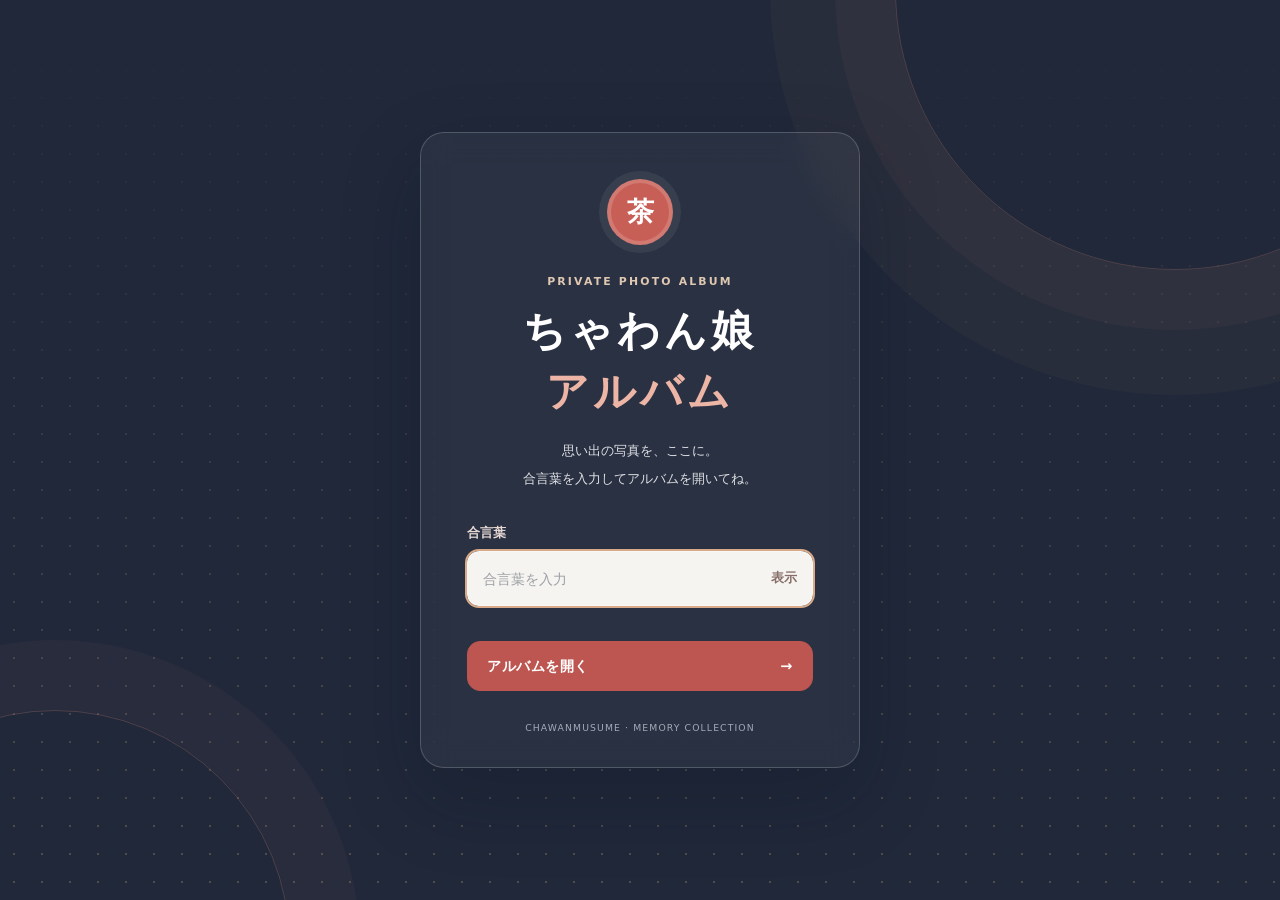
<file: index.html>
<!doctype html>
<html lang="ja">
<head>
  <meta charset="utf-8">
  <meta name="viewport" content="width=device-width,initial-scale=1,viewport-fit=cover">
  <meta name="theme-color" content="#1c2437">
  <meta name="description" content="ちゃわん娘の写真アルバム。思い出をいつでも、どこでも。">
  <title>ちゃわん娘アルバム</title>
  <link rel="icon" href="favicon.svg" type="image/svg+xml">
  <link rel="stylesheet" href="style.css">
  <script defer src="app.js"></script>
</head>
<body>
  <div id="login" class="login-screen">
    <div class="login-decor login-decor-a" aria-hidden="true"></div>
    <div class="login-decor login-decor-b" aria-hidden="true"></div>
    <main class="login-panel">
      <div class="brand-mark" aria-hidden="true"><span>茶</span></div>
      <span class="eyebrow login-eyebrow">PRIVATE PHOTO ALBUM</span>
      <h1>ちゃわん娘<br><em>アルバム</em></h1>
      <p class="login-description">思い出の写真を、ここに。<br>合言葉を入力してアルバムを開いてね。</p>
      <form id="loginForm" class="login-form" autocomplete="off">
        <label for="password">合言葉</label>
        <div class="password-wrap">
          <input id="password" type="password" placeholder="合言葉を入力" autocomplete="off" required>
          <button type="button" id="togglePassword" class="reveal-button" aria-label="合言葉を表示する">表示</button>
        </div>
        <p id="loginError" class="form-error" role="alert" aria-live="polite"></p>
        <button type="submit" class="main-button login-submit">アルバムを開く <span aria-hidden="true">→</span></button>
      </form>
      <p class="login-foot">CHAWANMUSUME · MEMORY COLLECTION</p>
    </main>
  </div>

  <div id="site" class="site hidden">
    <header class="site-header">
      <a class="header-brand" href="#" id="homeLink" aria-label="アルバムトップへ">
        <span class="header-symbol" aria-hidden="true">茶</span>
        <span class="header-brand-title">ちゃわん娘<span>アルバム</span></span>
      </a>
      <button type="button" id="lockButton" class="outline-button header-lock" aria-label="アルバムを閉じる">
        <svg viewBox="0 0 24 24" width="16" height="16" fill="none" stroke="currentColor" stroke-width="1.8" aria-hidden="true"><rect x="5" y="10" width="14" height="11" rx="2"/><path d="M8 10V7a4 4 0 0 1 8 0v3"/></svg>
        閉じる
      </button>
    </header>

    <main>
      <section id="homeView" class="view">
        <div class="hero">
          <div class="hero-bloom hero-bloom-one" aria-hidden="true"></div>
          <div class="hero-bloom hero-bloom-two" aria-hidden="true"></div>
          <div class="hero-content">
            <span class="eyebrow light-eyebrow">MOMENTS & MEMORIES</span>
            <h1>あの日の一瞬を、<br>いつまでも。</h1>
            <p>ちゃわん娘の思い出を集めた、<br class="mobile-break">小さなフォトアルバム。</p>
          </div>
          <div class="hero-ring" aria-hidden="true"><span>茶</span></div>
        </div>
        <div class="container album-section">
          <div class="section-heading">
            <div>
              <span class="eyebrow">ALBUM COLLECTION</span>
              <h2>アルバム一覧</h2>
            </div>
            <span id="albumCount" class="count-pill">読み込み中</span>
          </div>
          <div id="homeNotice" class="notice hidden" role="status"></div>
          <div id="albumGrid" class="album-grid" aria-live="polite">
            <div class="loading-state"><span class="spinner"></span> アルバムを読み込んでいます</div>
          </div>
          <p class="section-caption">フォルダを選ぶと写真を見られます。</p>
        </div>
      </section>

      <section id="albumView" class="view hidden">
        <div class="container gallery-container">
          <button id="backButton" class="back-button" type="button"><span aria-hidden="true">←</span> アルバム一覧へ</button>
          <div class="gallery-heading">
            <div class="gallery-title-wrap">
              <span class="eyebrow">PHOTO ALBUM</span>
              <h1 id="galleryTitle">アルバム</h1>
              <p id="galleryCount">写真を読み込んでいます</p>
            </div>
            <button id="galleryBulk" type="button" class="main-button gallery-bulk" disabled>
              <svg viewBox="0 0 24 24" width="18" height="18" fill="none" stroke="currentColor" stroke-width="1.8" stroke-linecap="round" stroke-linejoin="round" aria-hidden="true"><path d="M12 3v12m-5-5 5 5 5-5M4 16v4h16v-4"/></svg>
              まとめて保存
            </button>
          </div>
          <div id="galleryNotice" class="notice hidden" role="status"></div>
          <div id="photoGrid" class="photo-grid" aria-live="polite"></div>
        </div>
      </section>
    </main>
    <footer class="site-footer">CHAWANMUSUME PHOTO ALBUM <span>✦</span> MADE FOR MEMORIES</footer>
  </div>

  <div id="viewer" class="viewer hidden" role="dialog" aria-modal="true" aria-label="写真のプレビュー" tabindex="-1">
    <div class="viewer-topbar">
      <span id="viewerPosition" class="viewer-position">1 / 1</span>
      <button id="viewerClose" class="viewer-icon-button" type="button" aria-label="プレビューを閉じる">✕</button>
    </div>
    <div class="viewer-stage" id="viewerStage">
      <button id="viewerPrev" class="viewer-nav viewer-prev" aria-label="前の写真" type="button">‹</button>
      <img id="viewerImage" alt="写真のプレビュー">
      <button id="viewerNext" class="viewer-nav viewer-next" aria-label="次の写真" type="button">›</button>
    </div>
    <div class="viewer-bottom">
      <p id="viewerFilename" class="viewer-filename"></p>
      <button id="viewerDownload" type="button" class="main-button viewer-download">
        <svg viewBox="0 0 24 24" width="19" height="19" fill="none" stroke="currentColor" stroke-width="1.8" stroke-linecap="round" stroke-linejoin="round" aria-hidden="true"><path d="M12 3v12m-5-5 5 5 5-5M4 16v4h16v-4"/></svg>
        この写真をダウンロード
      </button>
      <p class="viewer-tip">スマホではダウンロードした写真が「ファイル」に保存される場合があります。</p>
    </div>
  </div>

  <div id="bulkModal" class="dialog-overlay hidden" role="dialog" aria-modal="true" aria-labelledby="bulkTitle">
    <div class="dialog-card">
      <button id="bulkClose" class="dialog-close" type="button" aria-label="閉じる">✕</button>
      <div class="dialog-icon" aria-hidden="true">↓</div>
      <span class="eyebrow">SAVE YOUR MEMORIES</span>
      <h2 id="bulkTitle">まとめてダウンロード</h2>
      <p id="bulkDescription">保存方法を選んでください。</p>
      <button id="bulkIndividual" class="download-choice" type="button">
        <span class="choice-main"><strong>写真を1枚ずつ保存</strong><small>写真ごとにファイルをダウンロード</small></span><span class="choice-arrow">→</span>
      </button>
      <button id="bulkZip" class="download-choice" type="button">
        <span class="choice-main"><strong>ZIPでまとめて保存</strong><small>スマホで確実にまとめるならこちら</small></span><span class="choice-arrow">→</span>
      </button>
      <p class="dialog-note">※スマホ・ブラウザによっては連続ダウンロードが制限されます。その場合はZIPをご利用ください。</p>
    </div>
  </div>

  <div id="progressModal" class="dialog-overlay hidden" role="status" aria-live="polite">
    <div class="progress-card">
      <span class="spinner dark-spinner"></span>
      <h2 id="progressTitle">保存の準備中…</h2>
      <p id="progressText">写真を取得しています</p>
      <div class="progress-track"><div id="progressBar" class="progress-bar"></div></div>
    </div>
  </div>

  <div id="toast" class="toast hidden" role="status" aria-live="polite"></div>
</body>
</html>
</file>
<file: style.css>
:root{--ink:#232a37;--muted:#80838a;--paper:#f9f7f3;--navy:#202b40;--coral:#bd5650;--gold:#ba925f;--line:#ebe7e0;--white:#fff;--radius:20px}
*{box-sizing:border-box}
html{scroll-behavior:smooth}
body{margin:0;background:var(--paper);color:var(--ink);font-family:'Noto Sans JP',system-ui,-apple-system,'Segoe UI',sans-serif;-webkit-font-smoothing:antialiased}
button,input{font:inherit}
button{cursor:pointer}
button:disabled{cursor:not-allowed;opacity:.44}
img{max-width:100%}
.hidden{display:none!important}
.eyebrow{font-size:.68rem;font-weight:800;letter-spacing:.2em;color:var(--coral)}
.container{width:min(1100px,calc(100% - 64px));margin:0 auto}
.main-button{display:inline-flex;align-items:center;justify-content:center;gap:10px;background:var(--coral);border:1px solid var(--coral);color:white;border-radius:13px;font-weight:700;font-size:.9rem;padding:14px 20px;min-height:50px;transition:background .18s,transform .18s;white-space:nowrap}
.main-button:not(:disabled):hover{background:#a74340;transform:translateY(-1px)}
.outline-button{display:inline-flex;align-items:center;gap:7px;padding:9px 15px;border:1px solid #dedbd6;border-radius:40px;background:transparent;color:#555f6d;font-size:.76rem;font-weight:700}
.outline-button:hover{background:#fff}
/* 合言葉 */
.login-screen{min-height:100dvh;background:#20283a;display:grid;place-items:center;position:relative;overflow:hidden;padding:28px 20px;color:white}
.login-screen:before{content:"";position:absolute;inset:0;opacity:.30;background-image:radial-gradient(#c7a17c 1px,transparent 1px);background-size:28px 28px;mask-image:linear-gradient(to bottom,transparent,#000)}
.login-decor{position:absolute;pointer-events:none;border:1px solid #a16e6559;border-radius:50%}
.login-decor-a{width:560px;height:560px;top:-290px;right:-175px;box-shadow:0 0 0 60px #a16e6510,0 0 0 125px #a16e6510}
.login-decor-b{width:470px;height:470px;bottom:-280px;left:-180px;box-shadow:0 0 0 70px #a16e650f}
.login-panel{position:relative;text-align:center;width:min(100%,440px);padding:46px 46px 34px;background:#ffffff0b;border:1px solid #ffffff30;border-radius:24px;box-shadow:0 30px 80px #09101e3d;backdrop-filter:blur(14px)}
.brand-mark{width:66px;height:66px;background:#c85f57;border-radius:50%;display:grid;place-items:center;margin:0 auto 25px;border:4px solid #e4b1a655;box-shadow:0 0 0 8px #fff1}
.brand-mark span{font-size:1.7rem;font-family:serif;font-weight:700;color:#fff}
.login-eyebrow{color:#dfc8b2}
.login-panel h1{font-size:clamp(2rem,8vw,2.65rem);line-height:1.45;letter-spacing:.09em;margin:11px 0 14px;font-weight:700}
.login-panel h1 em{font-style:normal;color:#edb5a5}
.login-description{color:#e0e1e5;font-size:.82rem;line-height:2.15;margin:0 0 32px}
.login-form{text-align:left}
.login-form label{display:block;margin-bottom:9px;font-size:.79rem;font-weight:700;color:#e8d9d5}
.password-wrap{display:flex;align-items:stretch;overflow:hidden;border-radius:12px;border:1px solid #ffffff50;background:#f6f4f1}
.password-wrap:focus-within{outline:2px solid #d8aa89}
.password-wrap input{height:53px;min-width:0;flex:1;border:0;outline:0;padding:0 15px;background:transparent;color:#222;font-size:1rem}
.password-wrap input::placeholder{color:#9da0a6;font-size:.85rem}
.reveal-button{background:transparent;border:0;padding:0 15px;color:#876e68;font-weight:700;font-size:.8rem}
.form-error{min-height:22px;margin:5px 0 8px;color:#ffb4b4;font-size:.8rem}
.login-submit{width:100%;justify-content:space-between;padding:14px 19px;letter-spacing:.04em}
.login-foot{font-size:.58rem;letter-spacing:.12em;margin:31px 0 0;color:#a5abb9}
/* ヘッダーとホーム */
.site-header{height:78px;display:flex;align-items:center;justify-content:space-between;padding:0 max(32px,calc((100vw - 1100px)/2));border-bottom:1px solid var(--line);background:#fff;position:relative;z-index:2}
.header-brand{text-decoration:none;display:inline-flex;gap:12px;align-items:center;color:var(--ink)}
.header-symbol{height:39px;width:39px;border-radius:50%;background:var(--coral);display:grid;place-items:center;color:#fff;font-family:serif;font-size:1.15rem}
.header-brand-title{font-weight:800;letter-spacing:.06em;font-size:1.11rem}
.header-brand-title span{font-weight:500;margin-left:2px}
.hero{height:310px;background:#273449;position:relative;overflow:hidden;display:flex;align-items:center;justify-content:center;color:#fff}
.hero:before{content:"";position:absolute;inset:0;background:linear-gradient(115deg,#1e293e,#313a4d 50%,#4e414c)}
.hero:after{content:"";position:absolute;inset:0;opacity:.22;background-image:repeating-linear-gradient(120deg,transparent 0 80px,#ffffff09 82px 83px)}
.hero-content{position:relative;z-index:1;width:min(1100px,calc(100% - 64px));margin:auto}
.light-eyebrow{color:#e4b7a4}
.hero h1{font-size:clamp(1.55rem,3.2vw,2.6rem);font-weight:700;letter-spacing:.08em;line-height:1.6;margin:12px 0}
.hero p{font-size:.88rem;color:#e0dfe3;line-height:1.9}
.hero-ring{z-index:1;position:absolute;right:max(calc((100vw - 1100px)/2 + 50px),11%);top:50%;transform:translateY(-50%);width:230px;height:230px;border-radius:50%;border:1px solid #b59d8366;display:grid;place-items:center;box-shadow:0 0 0 35px #ceb9a00c,0 0 0 70px #ceb9a009}
.hero-ring span{font-size:5.8rem;font-family:serif;color:#d1a68a44}
.hero-bloom{position:absolute;z-index:1;width:110px;height:110px;opacity:.4;background:radial-gradient(circle at center,#ddac9450 1%,transparent 5%),radial-gradient(ellipse at 50% 18%,#dda99544 0 17%,transparent 18%),radial-gradient(ellipse at 82% 50%,#dda99544 0 17%,transparent 18%),radial-gradient(ellipse at 50% 82%,#dda99544 0 17%,transparent 18%),radial-gradient(ellipse at 18% 50%,#dda99544 0 17%,transparent 18%)}
.hero-bloom-one{right:10%;top:3%}.hero-bloom-two{right:27%;bottom:-40px;transform:rotate(30deg)}
.album-section{padding:56px 0 78px}
.section-heading{display:flex;justify-content:space-between;align-items:end;margin-bottom:26px;gap:20px}
.section-heading h2{font-size:1.5rem;letter-spacing:.035em;margin:6px 0 0}
.count-pill{font-size:.72rem;background:#f0eae3;color:#867767;padding:8px 14px;border-radius:30px;font-weight:700;white-space:nowrap}
.album-grid{display:grid;grid-template-columns:repeat(3,minmax(0,1fr));gap:24px}
.album-card{background:#fff;border-radius:18px;overflow:hidden;border:1px solid #ece7e0;box-shadow:0 6px 25px #202b4010;min-width:0;transition:transform .2s,box-shadow .2s}
.album-card:hover{transform:translateY(-3px);box-shadow:0 13px 28px #202b401a}
.album-cover{border:0;position:relative;display:block;overflow:hidden;width:100%;aspect-ratio:1.65;cursor:pointer;padding:0;background:#ccc;isolation:isolate}
.album-cover img{position:absolute;inset:0;z-index:1;height:100%;width:100%;display:block;object-fit:cover;transition:transform .35s}
.album-cover:hover img{transform:scale(1.055)}
.album-cover:after{content:"";position:absolute;inset:0;background:linear-gradient(180deg,#10192800 34%,#10192855);pointer-events:none}
.album-fallback{height:100%;width:100%;display:flex;justify-content:center;align-items:center;position:relative;overflow:hidden}
.album-fallback:before,.album-fallback:after{content:"";position:absolute;width:190px;height:190px;border:1px solid #ffffff4a;border-radius:50%}
.album-fallback:after{width:275px;height:275px;opacity:.45}
.album-fallback span{font-size:3.6rem;color:#ffffffb0;font-family:serif;z-index:1}
.album-cover-chip{position:absolute;left:15px;bottom:14px;z-index:2;font-size:.68rem;color:#fff;letter-spacing:.1em;font-weight:700}
.album-info{padding:19px 20px 18px}
.album-name{font-size:1.02rem;margin:0 0 7px;line-height:1.45;font-weight:800;overflow-wrap:anywhere}
.album-sub{font-size:.71rem;color:#939396;margin:0 0 17px}
.album-actions{display:flex;gap:9px}
.album-open,.album-save{display:flex;align-items:center;justify-content:center;padding:10px 11px;min-height:43px;border-radius:9px;font-size:.75rem;font-weight:700}
.album-open{background:#273449;color:#fff;flex:1;border:1px solid #273449}
.album-open:hover{background:#34445e}
.album-save{border:1px solid #e6dfd6;background:#fff;color:#645d57;flex:1}
.album-save:hover{background:#faf5f1}
.album-save:disabled{opacity:.4}
.notice{padding:14px 17px;background:#fff3e7;color:#765e45;border:1px solid #f0e0d0;border-radius:12px;font-size:.82rem;line-height:1.8;margin-bottom:25px}
.loading-state,.empty-state{grid-column:1/-1;min-height:170px;display:flex;align-items:center;justify-content:center;gap:12px;text-align:center;flex-direction:column;color:#8b8890;background:#fff;border:1px dashed #d9d4cd;border-radius:15px;padding:30px;font-size:.83rem}
.spinner{display:inline-block;width:29px;height:29px;border-radius:50%;border:3px solid #d4d2d4;border-top-color:var(--coral);animation:spin .75s linear infinite}
@keyframes spin{to{transform:rotate(360deg)}}
.section-caption{font-size:.72rem;color:#939191;margin-top:22px;text-align:right}
.site-footer{text-align:center;color:#a19b98;font-size:.65rem;letter-spacing:.12em;padding:23px 15px 35px;border-top:1px solid #e7e1da}.site-footer span{color:#ba827c;margin:0 9px}
/* ギャラリー */
.gallery-container{padding:34px 0 85px}
.back-button{background:transparent;border:none;color:#777176;font-size:.8rem;font-weight:700;padding:8px 0}.back-button span{font-size:1.1rem;margin-right:7px}.back-button:hover{color:var(--coral)}
.gallery-heading{display:flex;align-items:flex-end;justify-content:space-between;gap:20px;margin:28px 0 30px}
.gallery-heading h1{font-size:clamp(1.45rem,3vw,2rem);letter-spacing:.035em;margin:9px 0 8px;overflow-wrap:anywhere}
.gallery-title-wrap>p{margin:0;color:#918b86;font-size:.81rem}
.gallery-bulk{padding:12px 16px;flex-shrink:0}
.photo-grid{display:grid;grid-template-columns:repeat(2,minmax(0,1fr));gap:20px;max-width:950px;margin:auto}
.photo-card{min-width:0;background:#fff;border:1px solid #e9e4dd;border-radius:15px;overflow:hidden;box-shadow:0 3px 15px #11111108}
.photo-thumb{padding:0;margin:0;display:block;width:100%;aspect-ratio:4/3;border:0;background:#e8e4df;overflow:hidden;position:relative}
.photo-thumb img{width:100%;height:100%;object-fit:cover;display:block;transition:transform .22s}
.photo-thumb:hover img{transform:scale(1.035)}
.photo-meta{display:flex;gap:8px;justify-content:space-between;align-items:center;padding:10px 12px 10px 15px;min-height:54px}
.photo-name{min-width:0;margin:0;flex:1;overflow:hidden;text-overflow:ellipsis;white-space:nowrap;color:#6c6764;font-size:.76rem}
.photo-download{border:1px solid #eae5e0;background:#fdfcfa;color:#8b7772;border-radius:9px;width:35px;height:35px;display:grid;place-items:center;flex-shrink:0}.photo-download:hover{color:var(--coral);background:#f9eee9}
/* 写真プレビュー */
.viewer{position:fixed;inset:0;z-index:30;background:#10151eea;color:#fff;display:flex;flex-direction:column;overflow:hidden}
.viewer-topbar{height:62px;display:flex;align-items:center;justify-content:space-between;padding:0 max(20px,calc((100vw - 1050px)/2));flex-shrink:0}
.viewer-position{font-size:.83rem;color:#d0cdd0;letter-spacing:.1em}
.viewer-icon-button{color:#fff;background:#ffffff25;border:0;border-radius:50%;height:37px;width:37px;display:grid;place-items:center;font-size:1.02rem}
.viewer-stage{position:relative;min-height:0;flex:1;display:flex;align-items:center;justify-content:center;padding:0 65px}
.viewer-stage img{width:auto;height:auto;max-width:100%;max-height:100%;object-fit:contain;box-shadow:0 10px 50px #0004}
.viewer-nav{position:absolute;top:50%;transform:translateY(-50%);height:46px;width:42px;display:grid;place-items:center;border:0;border-radius:11px;background:#ffffff24;color:#fff;font-size:2rem}.viewer-prev{left:14px}.viewer-next{right:14px}.viewer-nav:disabled{opacity:.2}
.viewer-bottom{text-align:center;flex-shrink:0;padding:12px 15px max(22px,env(safe-area-inset-bottom));background:#141a25}
.viewer-filename{margin:0 auto 12px;max-width:600px;white-space:nowrap;text-overflow:ellipsis;overflow:hidden;color:#dfdcda;font-size:.82rem}
.viewer-download{min-height:47px}
.viewer-tip{font-size:.66rem;color:#aba9b0;line-height:1.5;margin:10px 0 0}
/* ダウンロード選択 */
.dialog-overlay{position:fixed;inset:0;z-index:50;background:#0a1020aa;display:flex;align-items:center;justify-content:center;padding:18px}
.dialog-card{width:min(100%,480px);padding:32px 27px 27px;background:#fff;border-radius:20px;box-shadow:0 20px 70px #0004;position:relative}
.dialog-close{position:absolute;right:16px;top:15px;width:33px;height:33px;border:0;background:#f4f2ef;border-radius:50%;color:#777}
.dialog-icon{width:45px;height:45px;background:#f7eee8;border-radius:13px;color:var(--coral);display:grid;place-items:center;font-size:1.4rem;margin-bottom:19px}
.dialog-card h2{font-size:1.3rem;margin:7px 0 7px}.dialog-card>p{font-size:.82rem;color:#8c8889;line-height:1.7;margin:0 0 20px}
.download-choice{display:flex;width:100%;text-align:left;gap:12px;align-items:center;justify-content:space-between;border:1px solid #e9e2dd;background:white;border-radius:12px;padding:17px 15px;margin:11px 0}.download-choice:hover{background:#faf6f1;border-color:#d5b4a3}
.choice-main{display:flex;flex-direction:column;gap:4px}.choice-main strong{font-size:.85rem;color:#353b46}.choice-main small{font-size:.69rem;color:#908b89}.choice-arrow{font-size:1.25rem;color:var(--coral)}
.dialog-card .dialog-note{font-size:.7rem;line-height:1.8;margin:18px 0 0;color:#8d8585}
.progress-card{width:min(100%,355px);background:#fff;border-radius:18px;padding:30px;text-align:center}.dark-spinner{margin:0 auto}.progress-card h2{font-size:1rem;margin:16px 0 8px}.progress-card p{color:#817c80;font-size:.8rem;margin:0 0 18px}.progress-track{background:#eee9e5;height:7px;border-radius:20px;overflow:hidden}.progress-bar{height:100%;width:0%;background:var(--coral);transition:width .15s}
.toast{position:fixed;z-index:65;left:50%;bottom:32px;transform:translateX(-50%);max-width:calc(100% - 36px);background:#263044;color:#fff;border-radius:12px;padding:14px 20px;box-shadow:0 12px 35px #0003;font-size:.8rem;text-align:center;line-height:1.6}
@media(max-width:760px){.container{width:calc(100% - 34px)}.site-header{height:65px;padding:0 17px}.header-brand-title{font-size:.95rem}.header-symbol{width:34px;height:34px}.hero{height:270px}.hero-content{width:calc(100% - 44px)}.hero-ring{right:-62px;opacity:.38}.hero h1{font-size:1.75rem}.hero p{font-size:.76rem}.album-section{padding:37px 0 55px}.album-grid{grid-template-columns:repeat(2,minmax(0,1fr));gap:13px}.album-info{padding:13px}.album-name{font-size:.85rem}.album-cover{aspect-ratio:1.15}.album-actions{flex-direction:column;gap:7px}.album-open,.album-save{padding:9px 5px;font-size:.69rem;min-height:38px}.section-heading h2{font-size:1.24rem}.count-pill{font-size:.66rem}.gallery-heading{align-items:flex-start;margin:21px 0 23px}.gallery-bulk{padding:10px 10px;font-size:.72rem;min-height:42px;gap:6px}.gallery-bulk svg{width:16px}.photo-grid{gap:10px}.photo-meta{min-height:47px;padding:7px 8px 7px 9px}.photo-name{font-size:.65rem}.photo-download{width:31px;height:31px}.gallery-container{padding:20px 0 60px}}
@media(max-width:400px){.login-panel{padding:34px 22px 26px}.album-grid{gap:10px}.album-info{padding:11px}.album-name{font-size:.79rem}.album-sub{font-size:.64rem}.header-lock{font-size:.69rem;padding:8px 10px}.viewer-stage{padding:0 7px}.viewer-nav{background:#17203380;width:30px;height:44px;font-size:1.65rem}.viewer-prev{left:2px}.viewer-next{right:2px}.viewer-bottom{padding:9px 12px max(15px,env(safe-area-inset-bottom))}.viewer-tip{font-size:.58rem}.gallery-heading h1{font-size:1.35rem}.gallery-bulk{font-size:.65rem}}
@media(min-width:761px) and (max-width:980px){.album-grid{grid-template-columns:repeat(2,minmax(0,1fr))}}
@media(prefers-reduced-motion:reduce){*,*:before,*:after{animation:none!important;transition:none!important;scroll-behavior:auto!important}}
</file>
